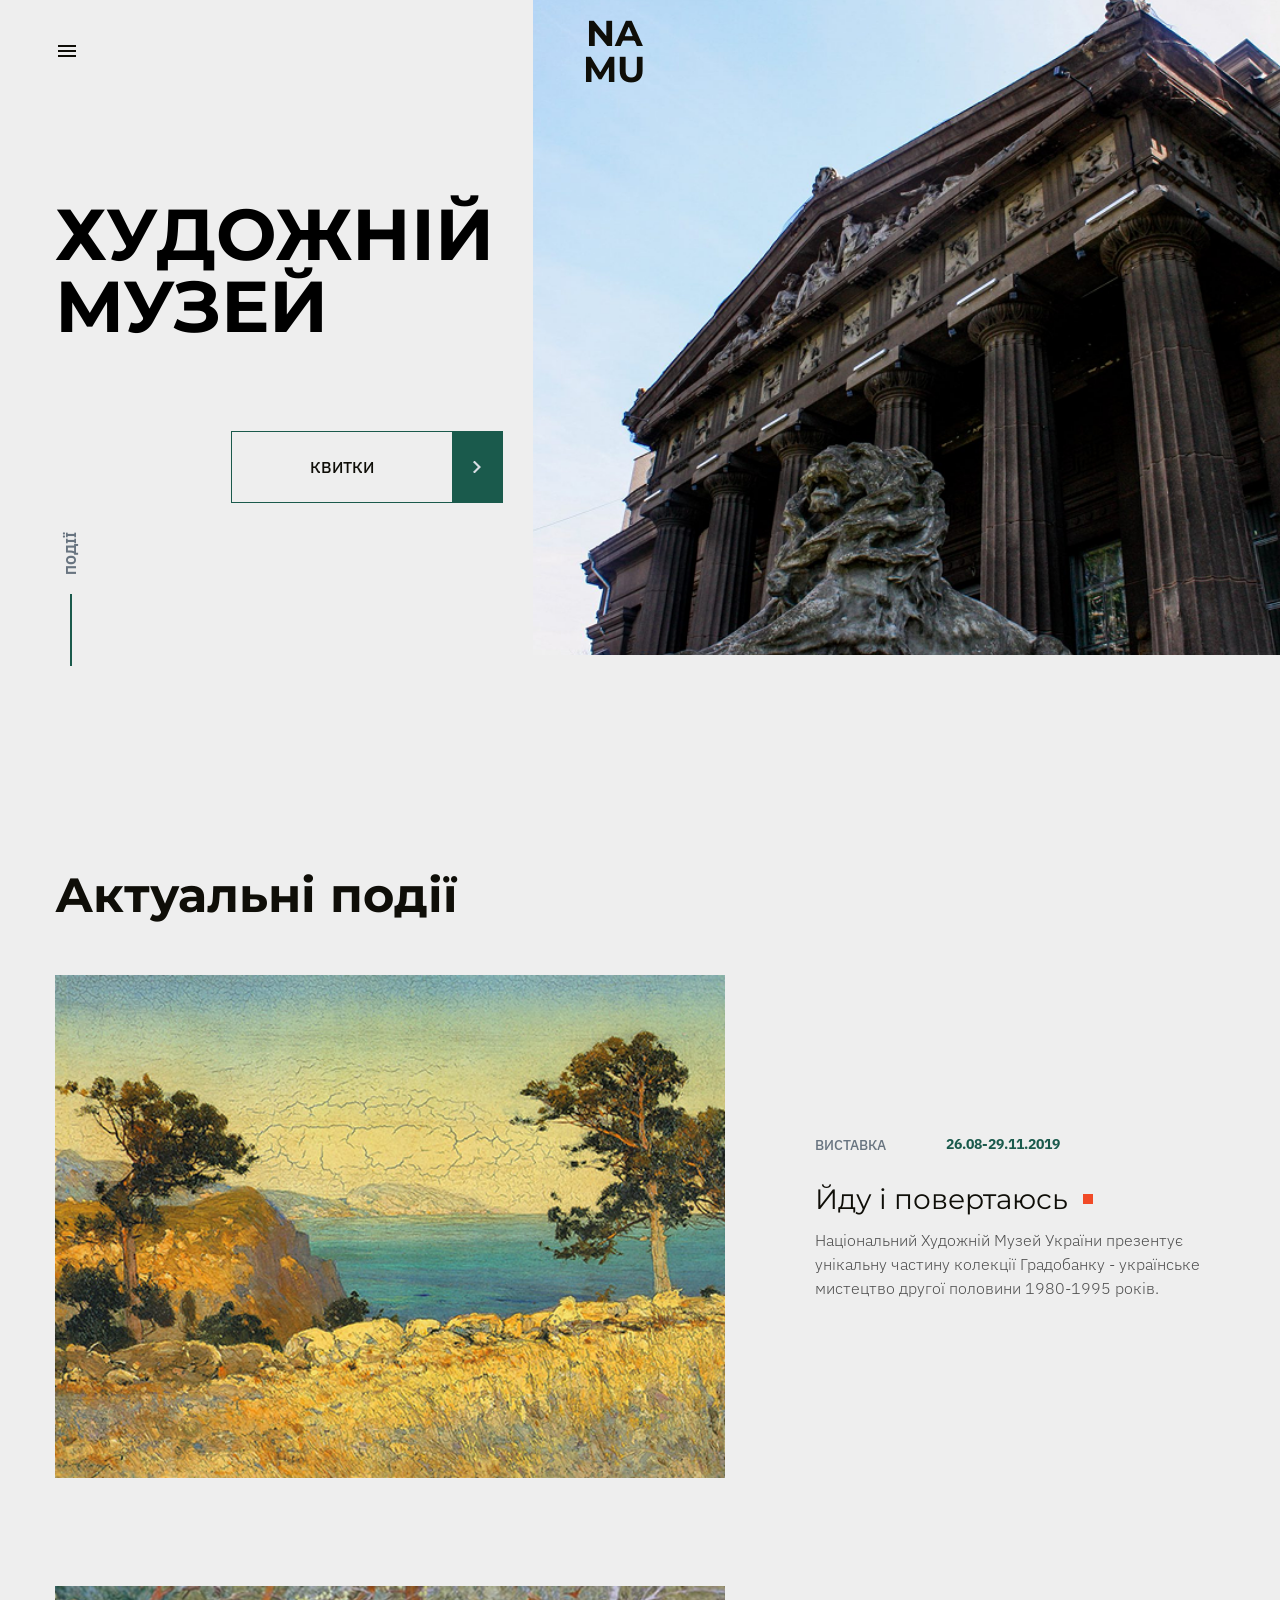
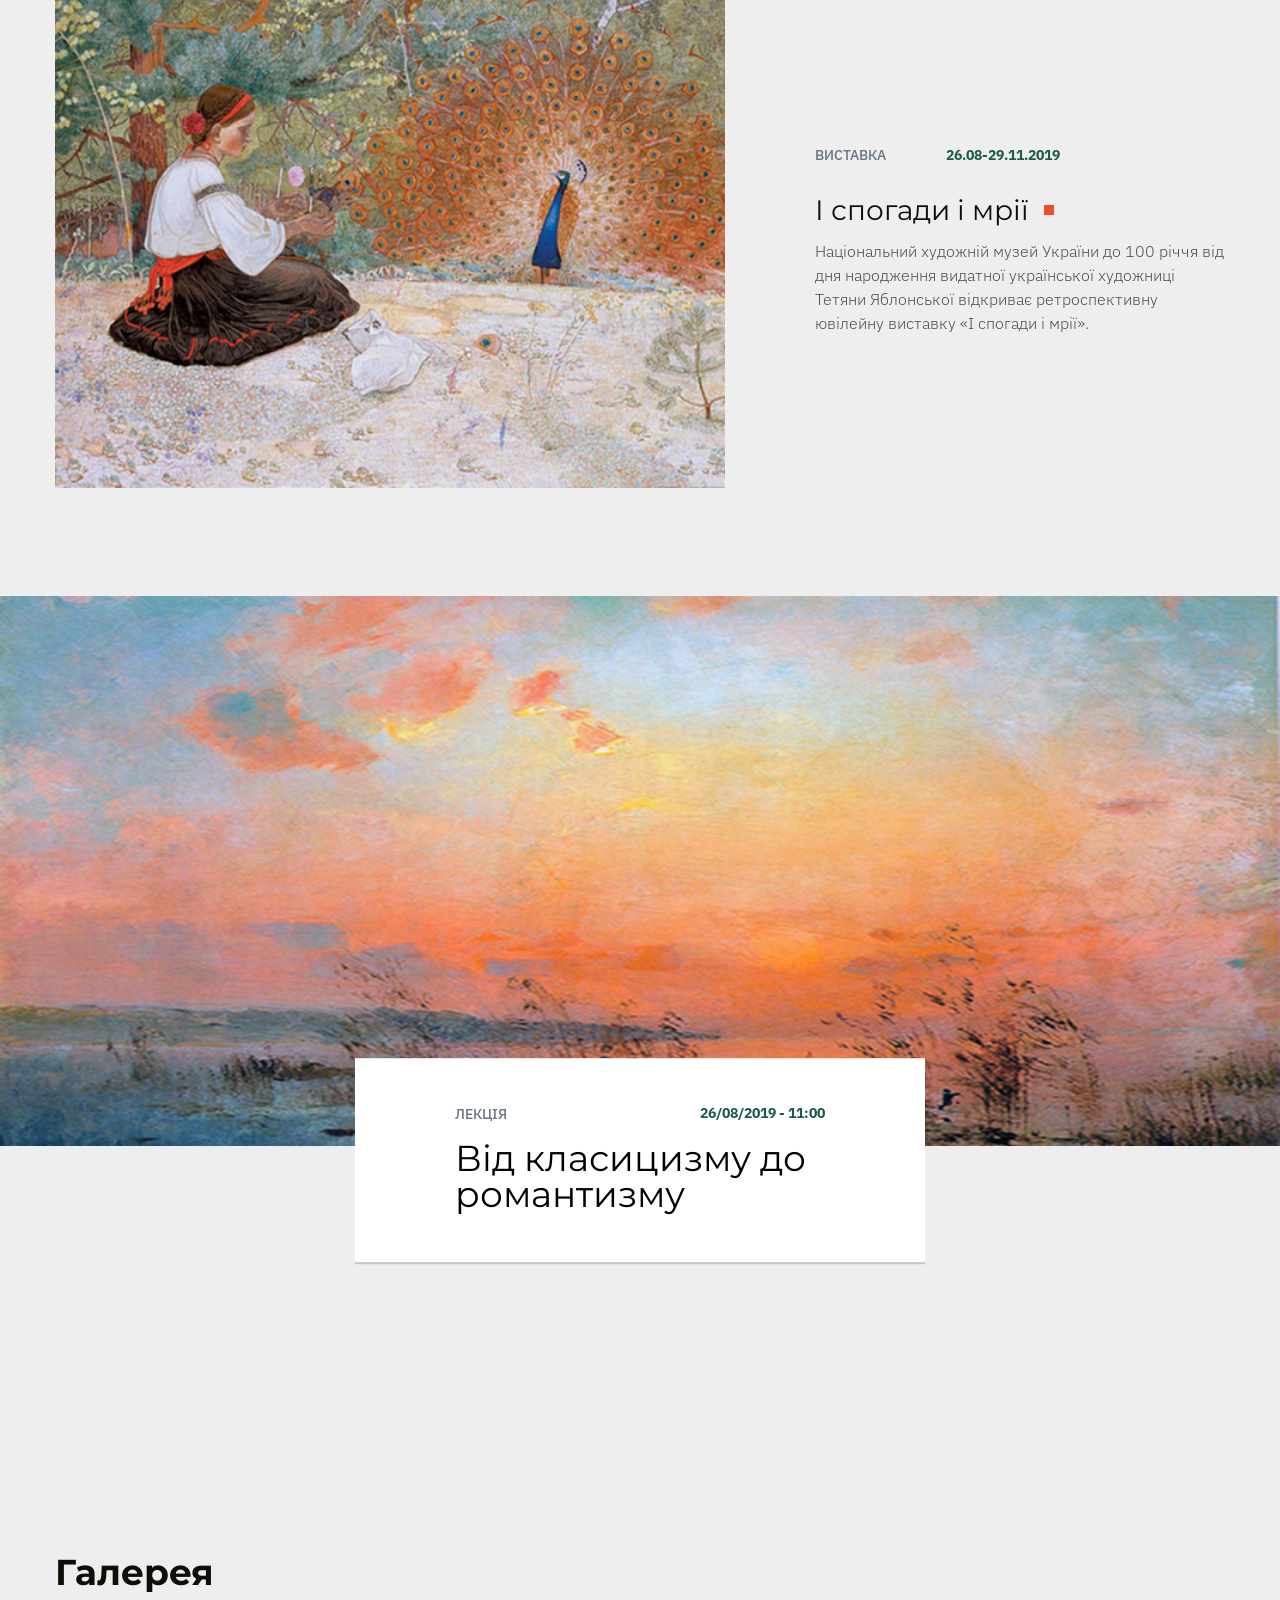
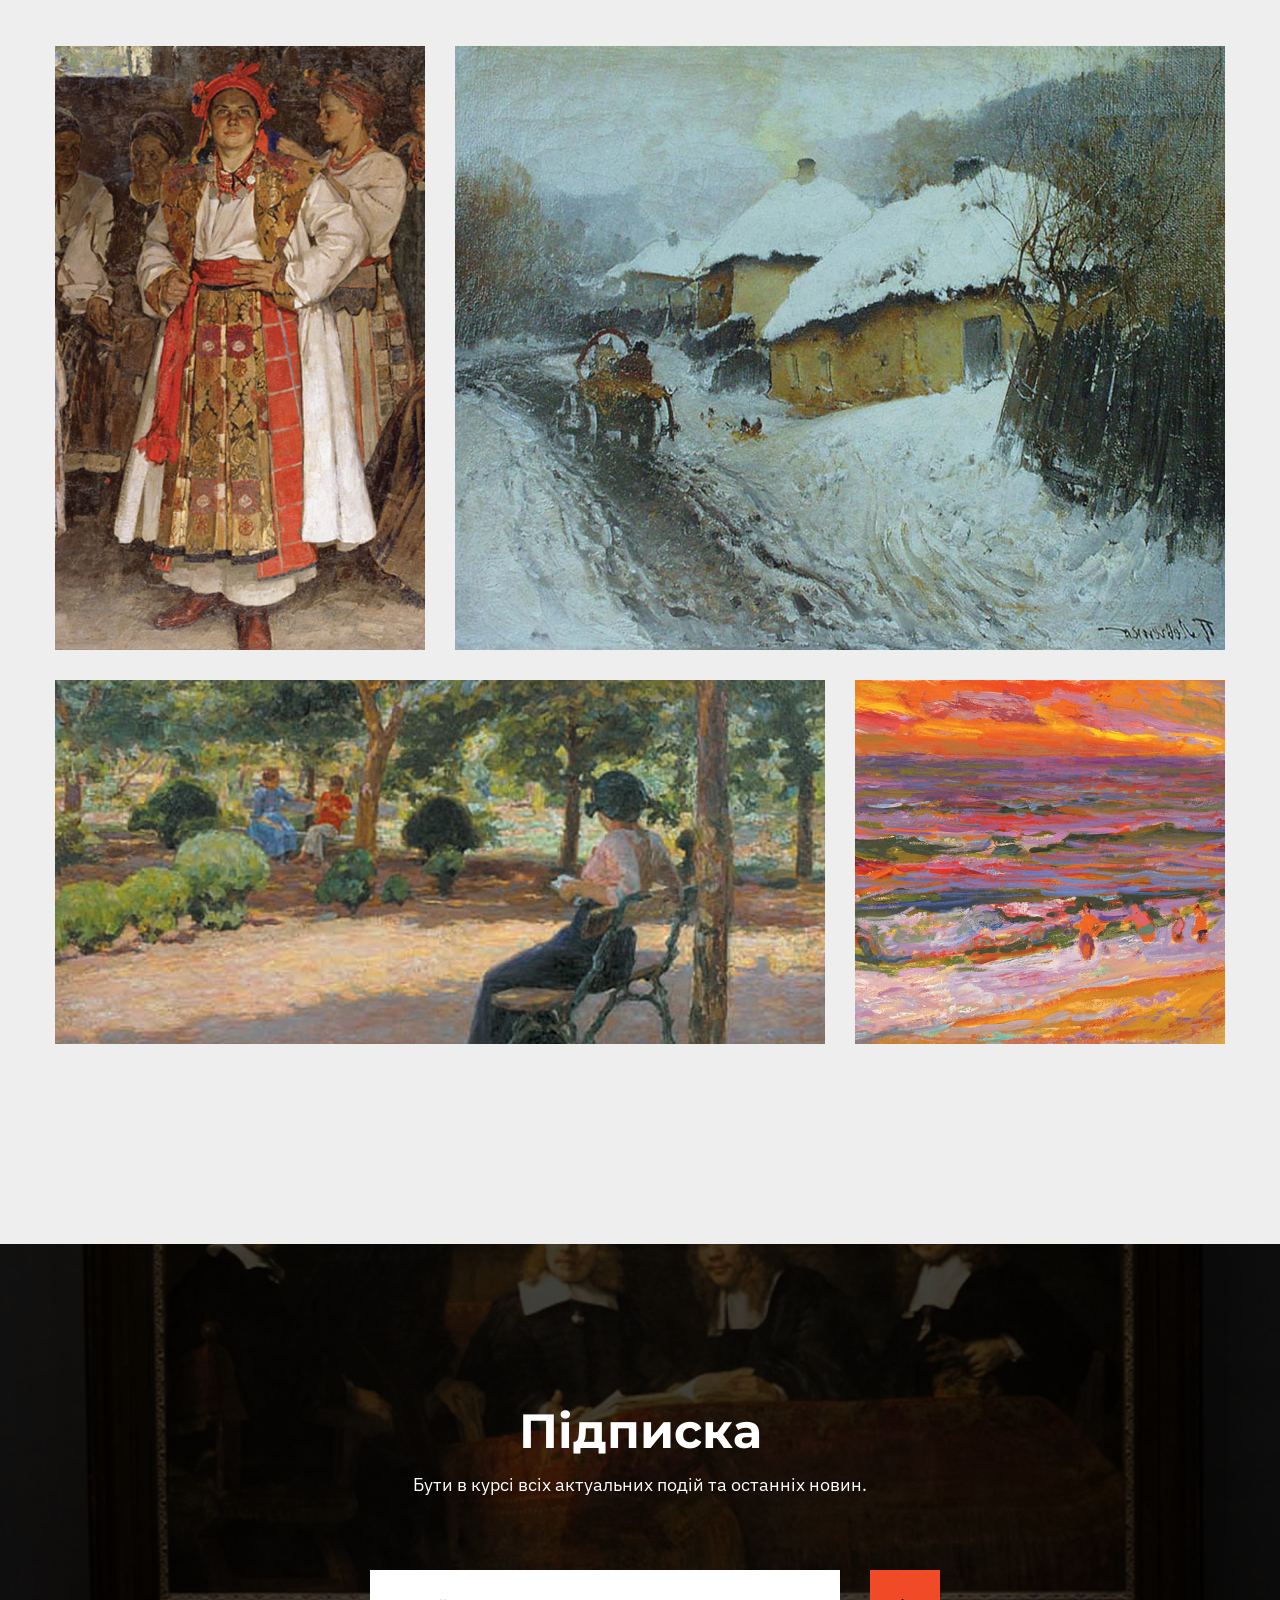
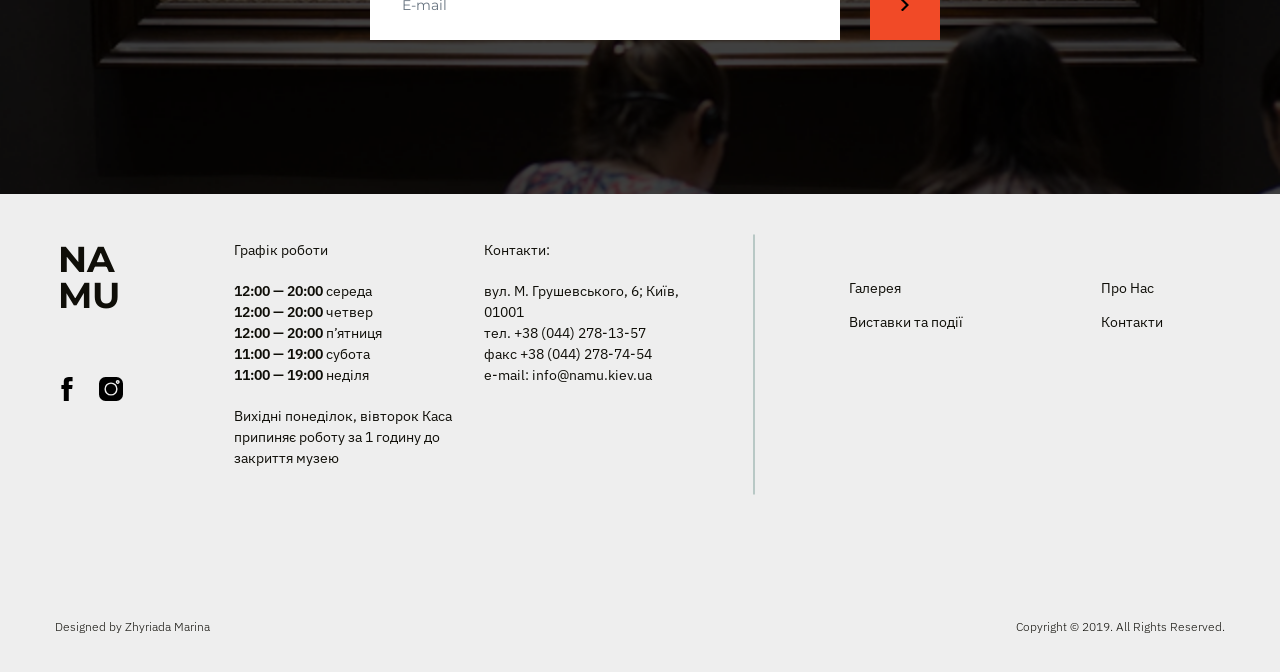
<file: index.html>
<!DOCTYPE html><html lang=en class=page><meta charset=UTF-8><meta name=viewport content="width=device-width, initial-scale=1.0"><title>НАМУ</title><link rel=stylesheet href=Museum.2be3fcbe.css><link rel=preconnect href=https://fonts.googleapis.com><link rel=preconnect href=https://fonts.gstatic.com><link href="https://fonts.googleapis.com/css2?family=Montserrat:ital,wght@0,100..900;1,100..900&amp;display=swap" rel=stylesheet><link rel="icon shortcut" href=NA%20MU.a1f1dddd.png type=image/x-icon><link rel=preconnect href=https://fonts.googleapis.com><link rel=preconnect href=https://fonts.gstatic.com><link href="https://fonts.googleapis.com/css2?family=IBM+Plex+Sans:ital,wght@0,100..700;1,100..700&amp;display=swap" rel=stylesheet><body class=page__body>
    <script src=Museum.cc03c737.js></script>

    <header class=header>
      <div class=header__top>
        <div class=header__icon>
          <a href=#menu class="icon icon--menu"></a>
        </div>
        <h1 class=header__title>
          NA
          <br>
          MU
        </h1>

        <div class=header__space></div>
      </div>
      <div class=header__bottom-icon>
        <a href=#menu class="icon icon--menu"></a>
      </div>
      <div class=header__bottom>
        <h1 class=header__bottom-title>ХУДОЖНІЙ МУЗЕЙ</h1>

        <div class=header__button>
          <div class=header__button-space></div>
          <a href=#ticket class=header__button-link>
            КВИТКИ
          </a>
          <div class=header__button-icon>
            <a href=#ticekt class="icon icon--arrow"></a>
          </div>
        </div>
      </div>
      <div class=header__events>
        <div class=header__line></div>
        <h1 class=header__events-title>ПОДІЇ</h1>
      </div>
    </header>

    <aside class="menu page__menu" id=menu>
      <div class=menu__top>
        <div class=menu__icon>
          <a href=# class="icon icon--close"></a>
        </div>

        <div class=menu__links>
          <div class=menu__link-wrapper>
            <a href=#galery class=menu__link>
              Галерея
            </a>
            <a href=#events class=menu__link>
              Виставки та
              
              події
            </a>
          </div>
          <div class=menu__link-wrapper>
            <a href=#subscribe class=menu__link>
              Про Нас
            </a>
            <a href=#contact class=menu__link>
              Контакти
            </a>
          </div>
        </div>
      </div>
      <div class=menu__line></div>

      <div class=menu__bottom>
        <div class=menu__schedule-time>
          <h1 class=menu__schedule-title>Графік роботи</h1>

          <h2 class=menu__schedule-sub-title-number>
            12:00 — 20:00
            <span class=menu__schedule-sub-title-day>середа</span>
            <br>
            12:00 — 20:00
            <span class=menu__schedule-sub-title-day>четвер</span>
            <br>
            12:00 — 20:00
            <span class=menu__schedule-sub-title-day>п’ятниця</span>
            <br>
            11:00 — 19:00
            <span class=menu__schedule-sub-title-day>субота</span>
            <br>
            11:00 — 19:00
            <span class=menu__schedule-sub-title-day>неділя</span>
          </h2>
        </div>
        <div class=menu__schedule-info>
          <h2 class=menu__schedule-headline>
            Вихідні:
            <span class=menu__schedule-headline-two>
              понеділок, вівторок Каса припиняє роботу за 1 годину до закриття
              музею
            </span>
          </h2>
        </div>
      </div>
    </aside>

    <main class=main>
      <section class=events id=events>
        <h1 class=events__title>Актуальні події</h1>

        <div class=events__exhibitions>
          <div class=events__exhibition>
            <div class=events__exhibition-image-wrapper>
              <img src=exhibition-image-one.aa9d6f03.png alt=exhibition-image-one class=events__exhibition-image>
            </div>

            <div class=events__exhibition-content>
              <div class=events__exhibition-top>
                <p class=events__exhibition-name>ВИСТАВКА</p>
                <p class=events__exhibition-date>26.08-29.11.2019</p>
              </div>
              <div class=events__exhibition-text-block>
                <h1 class=events__exhibition-title>Йду і повертаюсь</h1>
                <div class=events__exhibition-square></div>
              </div>
              <div class=events__exhibition-sub-title-wrapper>
                <h2 class=events__exhibition-sub-title>
                  Національний Художній Музей України презентує унікальну
                  частину колекції Градобанку - українське мистецтво другої
                  половини 1980-1995 років.
                </h2>
              </div>
            </div>
          </div>

          <div class="events__exhibition events__exhibition--two">
            <div class="events__exhibition-image-wrapper events__exhibition-image-wrapper--">
              <img src=exhibition-image-two.c576d828.png alt=exhibition-image-one class=events__exhibition-image>
            </div>
            <div class=events__exhibition-content>
              <div class=events__exhibition-top>
                <p class=events__exhibition-name>ВИСТАВКА</p>
                <p class=events__exhibition-date>26.08-29.11.2019</p>
              </div>

              <div class=events__exhibition-text-block>
                <h1 class=events__exhibition-title>І спогади і мрії</h1>
                <div class=events__exhibition-square></div>
              </div>
              <div class=events__exhibition-sub-title-wrapper>
                <h2 class=events__exhibition-sub-title>
                  Національний художній музей України до 100 річчя від дня
                  народження видатної української художниці Тетяни Яблонської
                  відкриває ретроспективну ювілейну виставку «І спогади і мрії».
                </h2>
              </div>
            </div>
          </div>
        </div>

        <div class=events__lection>
          <img src=lection-image.df2a5d2b.png alt=lection-image class=events__lection-image>

          <div class=events__lection-text-block>
            <div class=events__lection-top>
              <p class=events__lection-name>ЛЕКЦІЯ</p>
              <p class=events__lection-date>26/08/2019 - 11:00</p>
            </div>

            <h1 class=events__lection-title>Від класицизму до романтизму</h1>
          </div>
        </div>
      </section>

      <section class=galery id=galery>
        <h1 class=galery__title>Галерея</h1>

        <div class=galery__images>
          <div class=galery__image-wrapper>
            <img src=galery-image-one.4ea4ed10.png alt=galery-image-one class=galery__image-one>
          </div>

          <div class=galery__image-wrapper-two>
            <img src=duck.229571e7.png alt=galery-image-one class=galery__image-two>
          </div>

          <div class=galery__image-wrapper-three>
            <img src=galeru-house.09e9b634.png alt=galery-image-one class=galery__image-three>
          </div>

          <div class=galery__image-wrapper-four>
            <img src=galery-four.74f7b1e9.png alt=galery-image-one class=galery__image-four>
          </div>

          <div class=galery__image-wrapper-five>
            <img src=galery-five.5b590c89.png alt=galery-image-one class=galery__image-five>
          </div>
        </div>

        <div class=galery__eclipses>
          <button class=galery__eclipse></button>
          <button class=galery__eclipse></button>
          <button class=galery__eclipse></button>
          <button class=galery__eclipse></button>
        </div>
      </section>

      <section class=subscribe id=subscribe>
        <div class=subscribe__text-block>
          <a href=# class=subscribe__title>
            Підписка
          </a>
          <h2 class=subscribe__sub-title>
            Бути в курсі всіх актуальних подій та останніх новин.
          </h2>
        </div>
        <form class=subscribe__form onsubmit="this.reset(); return false;">
          <div class=subscribe__button>
            <input class=subscribe__input type=email name=email id=email required placeholder=E-mail>
          </div>
          <button class=subscribe__button-icon>
            <div class="icon icon--arrow-black"></div>
          </button>
        </form>
      </section>
    </main>

    <footer class=footer>
      <div class=footer__top>
        <h1 class=footer__title>
          NA
          <br>
          MU
        </h1>

        <div class=footer__space></div>

        <div class=footer__icons>
          <a href=https://www.facebook.com/ class="icon icon--facebook" target=_blank></a>
          <a href=https://www.instagram.com/ class="icon icon--instagram" target=_blank></a>
        </div>
      </div>

      <div class=footer__bottom>
        <div class=footer__schedule>
          <h1 class=footer__schedule-title>Графік роботи</h1>

          <h2 class=footer__schedule-sub-title-number>
            12:00 — 20:00
            <span class=footer__schedule-sub-title-day>середа</span>
            <br>
            12:00 — 20:00
            <span class=footer__schedule-sub-title-day>четвер</span>
            <br>
            12:00 — 20:00
            <span class=footer__schedule-sub-title-day>п’ятниця</span>
            <br>
            11:00 — 19:00
            <span class=footer__schedule-sub-title-day>субота</span>
            <br>
            11:00 — 19:00
            <span class=footer__schedule-sub-title-day>неділя</span>
          </h2>

          <h3 class=footer__schedule-headline>
            Вихідні понеділок, вівторок Каса припиняє роботу за 1 годину до
            закриття музею
          </h3>
        </div>

        <div class=footer__contact id=contact>
          <h1 class=footer__contact-title>Контакти:</h1>

          <h2 class=footer__contact-sub-title>
            <a href="https://www.google.com/maps/search/?api=1&amp;query=вул.+М.+Грушевського,+6;+Київ,+01001" target=_blank class=footer__contact-link>
              вул. М. Грушевського, 6; Київ, 01001
            </a>
            <br>
            <a href=tel:+380442781357 class=footer__contact-link>
              тел. +38 (044) 278-13-57
            </a>
            <br>

            <a href=tel:+380442787454 class=footer__contact-link>
              факс +38 (044) 278-74-54
            </a>
            <br>

            <a href=malito:info@namu.kiev.ua class=footer__contact-link>
              e-mail: info@namu.kiev.ua
            </a>
          </h2>
        </div>
      </div>

      <div class=footer__button>
        <a href=#top class="icon icon--arrow-up"></a>
      </div>

      <div class=footer__line></div>

      <div class=footer__links>
        <div class=footer__link-wrapper>
          <a href=#galery class=footer__link>
            Галерея
          </a>
          <a href=#events class=footer__link>
            Виставки та події
          </a>
        </div>
        <div class=footer__link-wrapper>
          <a href=#galery class=footer__link>
            Про Нас
          </a>
          <a href=#subscribe class=footer__link>
            Контакти
          </a>
        </div>
      </div>

      <div class=footer__description>
        <h1 class=footer__headeline>Designed by Zhyriada Marina</h1>
        <h2 class="footer__headeline footer__headeline--two">
          Copyright © 2019. All Rights Reserved.
        </h2>
      </div>
    </footer>
</file>
